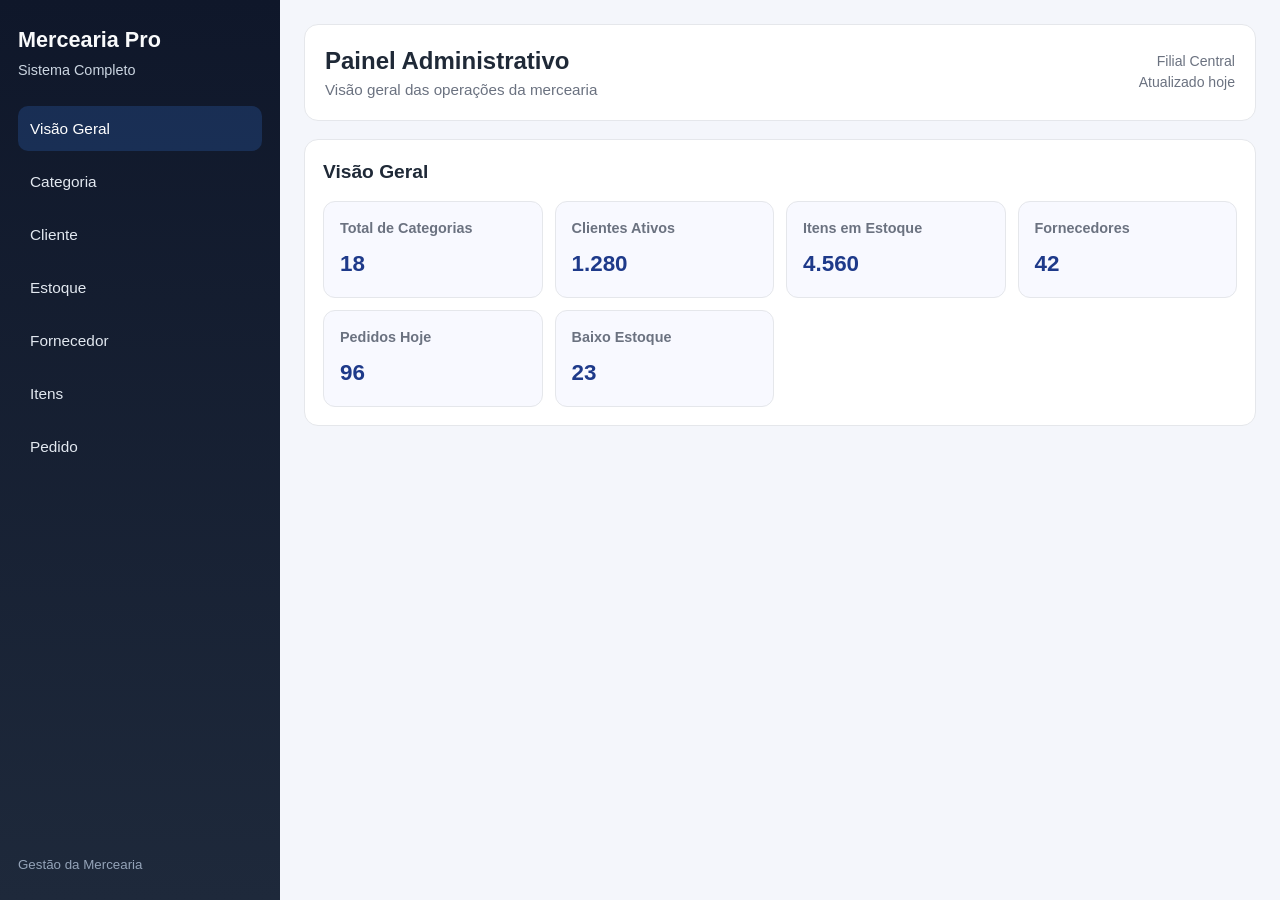
<file: index.html>
<!DOCTYPE html>
<html lang="pt-BR">
<head>
  <meta charset="UTF-8">
  <meta name="viewport" content="width=device-width, initial-scale=1.0">
  <title>Sistema de Mercearia - Visão Geral</title>
  <link rel="stylesheet" href="./assets/css/styles.css">
</head>
<body>
  <div class="app">
    <aside class="sidebar">
      <div class="brand">
        <h1>Mercearia Pro</h1>
        <p>Sistema Completo</p>
      </div>
      <nav class="menu">
        <a href="index.html" class="active">Visão Geral</a>
        <a href="categoria.html">Categoria</a>
        <a href="cliente.html">Cliente</a>
        <a href="estoque.html">Estoque</a>
        <a href="fornecedor.html">Fornecedor</a>
        <a href="itens.html">Itens</a>
        <a href="pedido.html">Pedido</a>
      </nav>
      <div class="sidebar-footer">
        <small>Gestão da Mercearia</small>
      </div>
    </aside>
    <main class="content">
      <header class="topbar">
        <div>
          <h2>Painel Administrativo</h2>
          <p>Visão geral das operações da mercearia</p>
        </div>
        <div class="topbar-status">
          <span>Filial Central</span>
          <span>Atualizado hoje</span>
        </div>
      </header>
      <section class="panel">
        <h3>Visão Geral</h3>
        <div class="stats-grid">
          <article class="stat-card">
            <h4>Total de Categorias</h4>
            <p>18</p>
          </article>
          <article class="stat-card">
            <h4>Clientes Ativos</h4>
            <p>1.280</p>
          </article>
          <article class="stat-card">
            <h4>Itens em Estoque</h4>
            <p>4.560</p>
          </article>
          <article class="stat-card">
            <h4>Fornecedores</h4>
            <p>42</p>
          </article>
          <article class="stat-card">
            <h4>Pedidos Hoje</h4>
            <p>96</p>
          </article>
          <article class="stat-card">
            <h4>Baixo Estoque</h4>
            <p>23</p>
          </article>
        </div>
      </section>
    </main>
  </div>
</body>
</html>
</file>
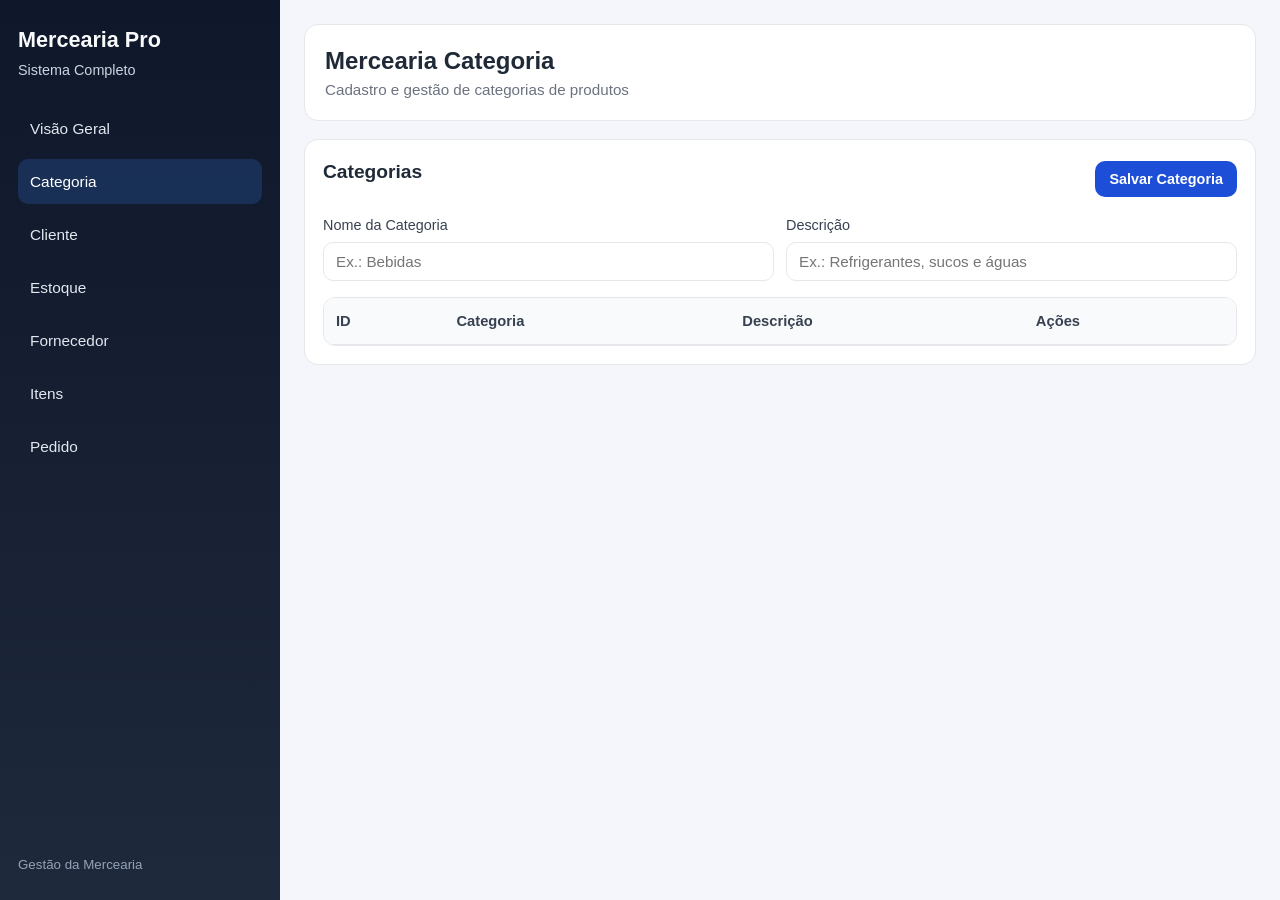
<file: categoria.html>
<!DOCTYPE html>
<html lang="pt-BR">

<head>
  <meta charset="UTF-8">
  <meta name="viewport" content="width=device-width, initial-scale=1.0">
  <title>Sistema de Mercearia - Categoria</title>
  <link rel="stylesheet" href="./assets/css/styles.css">
</head>

<body>
  <div class="app">
    <aside class="sidebar">
      <div class="brand">
        <h1>Mercearia Pro</h1>
        <p>Sistema Completo</p>
      </div>
      <nav class="menu">
        <a href="index.html">Visão Geral</a>
        <a href="categoria.html" class="active">Categoria</a>
        <a href="cliente.html">Cliente</a>
        <a href="estoque.html">Estoque</a>
        <a href="fornecedor.html">Fornecedor</a>
        <a href="itens.html">Itens</a>
        <a href="pedido.html">Pedido</a>
      </nav>
      <div class="sidebar-footer">
        <small>Gestão da Mercearia</small>
      </div>
    </aside>
    <main class="content">
      <header class="topbar">
        <div>
          <h2>Mercearia Categoria</h2>
          <p>Cadastro e gestão de categorias de produtos</p>
        </div>
      </header>
      <section class="panel">
        <div class="section-head">
          <h3>Categorias</h3>
          <button class="btn" id="btn-salvar">Salvar Categoria</button>
        </div>
        <form class="form-grid two-columns" id="form-categoria">
          <label class="form-control">
            Nome da Categoria
            <input type="text" id="input-nome" placeholder="Ex.: Bebidas">
          </label>
          <label class="form-control">
            Descrição
            <input type="text" id="input-descricao" placeholder="Ex.: Refrigerantes, sucos e águas">
          </label>
        </form>
        <div class="table-wrapper">
          <table>
            <thead>
              <tr>
                <th>ID</th>
                <th>Categoria</th>
                <th>Descrição</th>
                <th>Ações</th>
              </tr>
            </thead>
            <tbody id="tbody-categorias">
            </tbody>
          </table>
        </div>
      </section>
    </main>
  </div>
  <script src="./assets/js/categoria.js"></script>
</body>

</html>
</file>
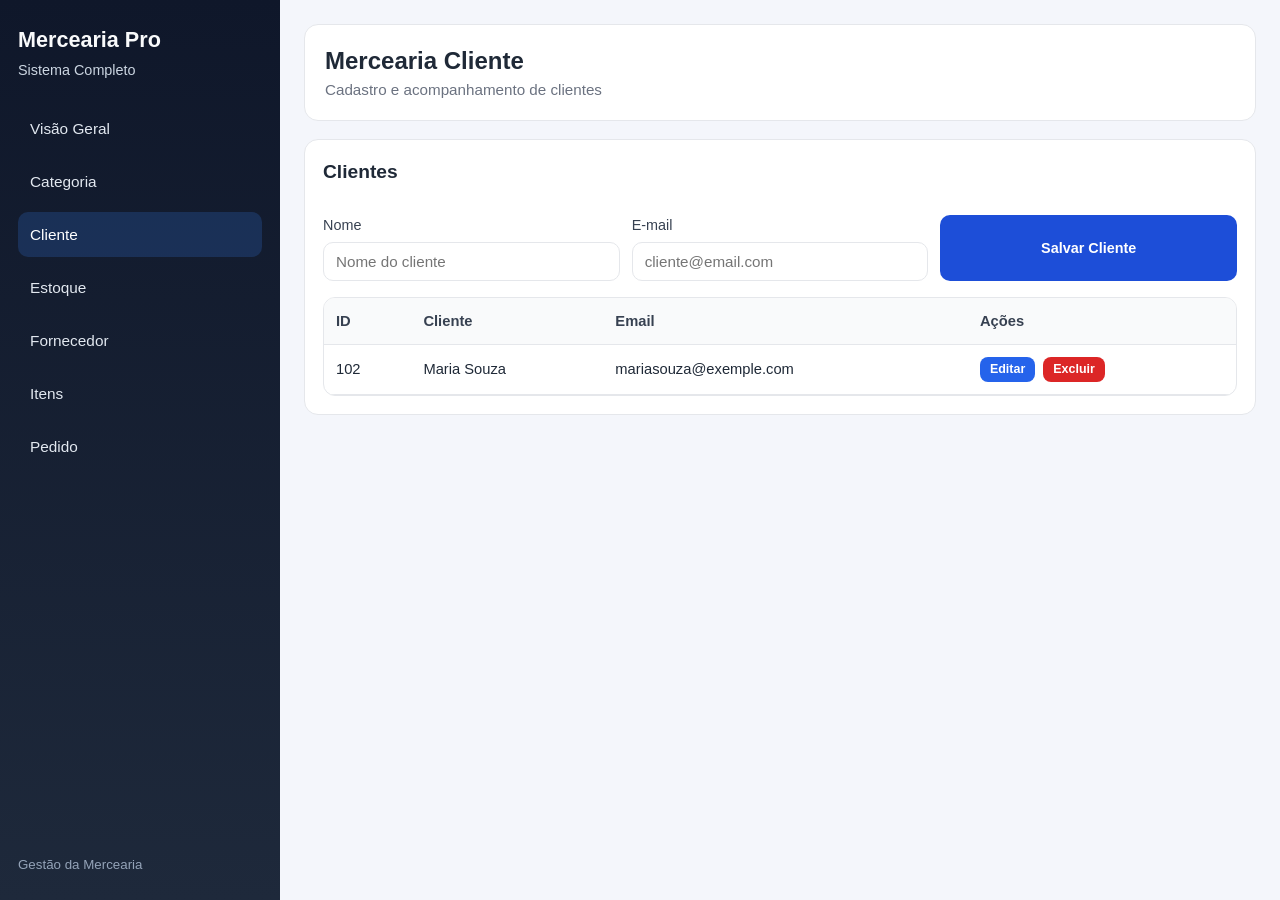
<file: cliente.html>
<!DOCTYPE html>
<html lang="pt-BR">

<head>
  <meta charset="UTF-8">
  <meta name="viewport" content="width=device-width, initial-scale=1.0">
  <title>Sistema de Mercearia - Cliente</title>
  <link rel="stylesheet" href="./assets/css/styles.css">
</head>

<body>
  <div class="app">
    <aside class="sidebar">
      <div class="brand">
        <h1>Mercearia Pro</h1>
        <p>Sistema Completo</p>
      </div>

      <nav class="menu">
        <a href="index.html">Visão Geral</a>
        <a href="categoria.html">Categoria</a>
        <a href="cliente.html" class="active">Cliente</a>
        <a href="estoque.html">Estoque</a>
        <a href="fornecedor.html">Fornecedor</a>
        <a href="itens.html">Itens</a>
        <a href="pedido.html">Pedido</a>
      </nav>

      <div class="sidebar-footer">
        <small>Gestão da Mercearia</small>
      </div>
    </aside>

    <main class="content">
      <header class="topbar">
        <div>
          <h2>Mercearia Cliente</h2>
          <p>Cadastro e acompanhamento de clientes</p>
        </div>
      </header>

      <section class="panel">
        <div class="section-head">
          <h3>Clientes</h3>
        </div>
        <form class="form-grid three-columns" id="form-cliente">
          
          <label class="form-control">
            Nome
            <input type="text" placeholder="Nome do cliente" id="nome-do-cliente">
          </label>
          
          <label class="form-control">
            E-mail
            <input type="email" placeholder="cliente@email.com" id="email-do-cliente">
          </label>
          
          <button type="submit" class="btn">Salvar Cliente</button>

        </form>

        <div class="table-wrapper">
          <table>
            <thead>
              <tr>
                <th>ID</th>
                <th>Cliente</th>
                <th>Email</th>
                <th>Ações</th>
              </tr>
            </thead>

            <tbody id="tbody-clientes">
              <tr>
                <td>102</td>
                <td>Maria Souza</td>
                <td>mariasouza@exemple.com</td>
                <td>
                  <div class="table-actions">
                    <button class="btn-action edit">Editar</button>
                    <button class="btn-action delete">Excluir</button>
                  </div>
                </td>
              </tr>
            </tbody>

          </table>
        </div>

      </section>
    </main>
  </div>


  <script src="./assets/js/cliente.js"></script>
  <script src="./assets/js/form-cliente.js"></script>

</body>

</html>
</file>
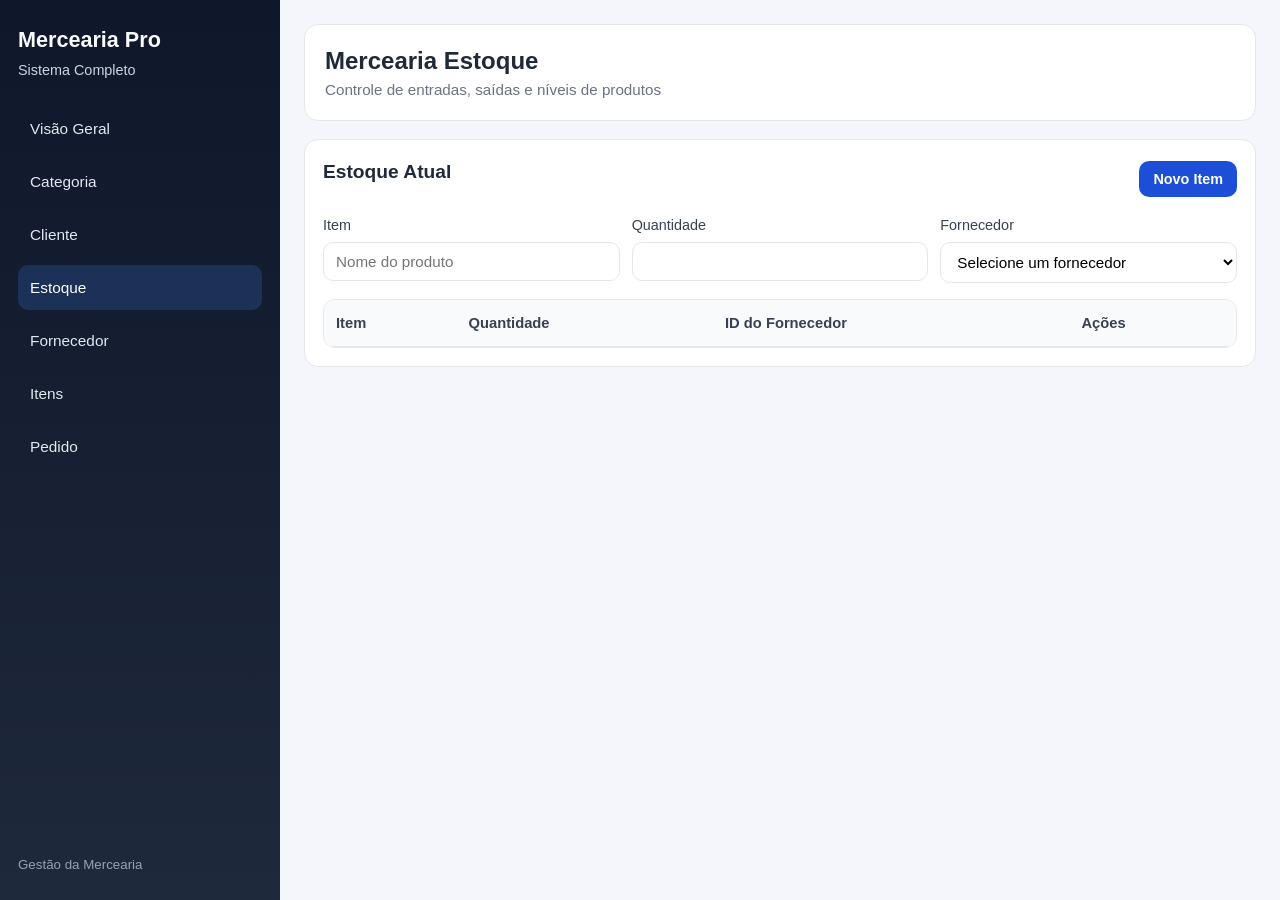
<file: estoque.html>
<!DOCTYPE html>
<html lang="pt-BR">
<head>
  <meta charset="UTF-8" />
  <meta name="viewport" content="width=device-width, initial-scale=1" />
  <title>Sistema de Mercearia - Estoque</title>
  <link rel="stylesheet" href="./assets/css/styles.css" />
</head>
<body>
  <div class="app">
    <aside class="sidebar">
      <div class="brand">
        <h1>Mercearia Pro</h1>
        <p>Sistema Completo</p>
      </div>
      <nav class="menu">
        <a href="index.html">Visão Geral</a>
        <a href="categoria.html">Categoria</a>
        <a href="cliente.html">Cliente</a>
        <a href="estoque.html" class="active">Estoque</a>
        <a href="fornecedor.html">Fornecedor</a>
        <a href="itens.html">Itens</a>
        <a href="pedido.html">Pedido</a>
      </nav>
      <div class="sidebar-footer">
        <small>Gestão da Mercearia</small>
      </div>
    </aside>
    <main class="content">
      <header class="topbar">
        <div>
          <h2>Mercearia Estoque</h2>
          <p>Controle de entradas, saídas e níveis de produtos</p>
        </div>
      </header>
      <section class="panel">
        <div class="section-head">
          <h3>Estoque Atual</h3>
          <button class="btn" id="btn-estoque" type="button">Novo Item</button>
        </div>
        <form class="form-grid three-columns" id="form-estoque">
          <label class="form-control">
            Item
            <input type="text" id="nome-item" placeholder="Nome do produto" />
          </label>
          <label class="form-control">
            Quantidade
            <input type="number" id="quantidade-item" min="1" />
          </label>
          <label class="form-control">
            Fornecedor
            <select id="fornecedor-id" required>
              <option value="">Selecione um fornecedor</option>
            </select>
          </label>
        </form>
        <div class="table-wrapper">
          <table>
            <thead>
              <tr>
                <th>Item</th>
                <th>Quantidade</th>
                <th>ID do Fornecedor</th>
                <th>Ações</th>
              </tr>
            </thead>
            <tbody id="tbody-estoque"></tbody>
          </table>
        </div>
      </section>
    </main>
  </div>
  <script src="./assets/js/estoque.js"></script>
  <script src="./assets/js/form-estoque.js"></script>
</body>
</html>
</file>
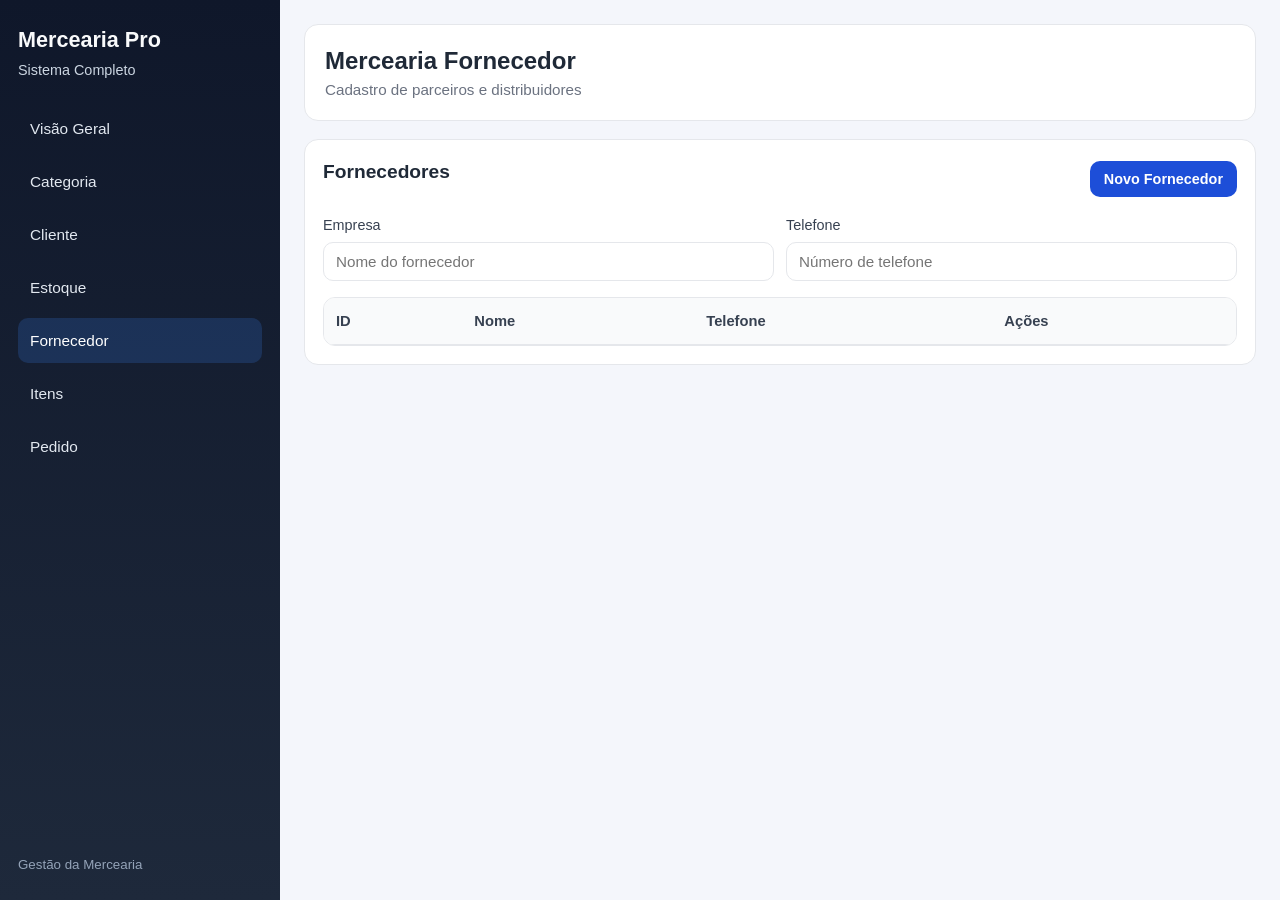
<file: fornecedor.html>
<!DOCTYPE html>
<html lang="pt-BR">
<head>
  <meta charset="UTF-8">
  <meta name="viewport" content="width=device-width, initial-scale=1.0">
  <title>Sistema de Mercearia - Fornecedor</title>
  <link rel="stylesheet" href="./assets/css/styles.css">
</head>
<body>
  <div class="app">
    <aside class="sidebar">
      <div class="brand">
        <h1>Mercearia Pro</h1>
        <p>Sistema Completo</p>
      </div>
      <nav class="menu">
        <a href="index.html">Visão Geral</a>
        <a href="categoria.html">Categoria</a>
        <a href="cliente.html">Cliente</a>
        <a href="estoque.html">Estoque</a>
        <a href="fornecedor.html" class="active">Fornecedor</a>
        <a href="itens.html">Itens</a>
        <a href="pedido.html">Pedido</a>
      </nav>
      <div class="sidebar-footer">
        <small>Gestão da Mercearia</small>
      </div>
    </aside>
    <main class="content">
      <header class="topbar">
        <div>
          <h2>Mercearia Fornecedor</h2>
          <p>Cadastro de parceiros e distribuidores</p>
        </div>
      </header>
      <section class="panel">
        <div class="section-head">
          <h3>Fornecedores</h3>
          <button class="btn">Novo Fornecedor</button>
        </div>
        <form class="form-grid three-columns" id="form-fornecedor">       
          <label class="form-control">
            Empresa
            <input 
              type="text" 
              placeholder="Nome do fornecedor" 
              id="nome-do-fornecedor"
            >
          </label>
          <label class="form-control">
            Telefone
            <input 
              type="text" 
              placeholder="Número de telefone" 
              id="telefone-do-fornecedor"
            >
          </label>
        </form>
        <div class="table-wrapper">
          <table>
            <thead>
              <tr>
                <th>ID</th>
                <th>Nome</th>
                <th>Telefone</th>
                <th>Ações</th>
              </tr>
            </thead>
            <tbody id="tbody-fornecedores">
            </tbody>
          </table>
        </div>
      </section>
    </main>
  </div>
  <script src="./assets/js/fornecedor.js"></script>
  <script src="./assets/js/form-fornecedor.js"></script>
</body>
</html>
</file>
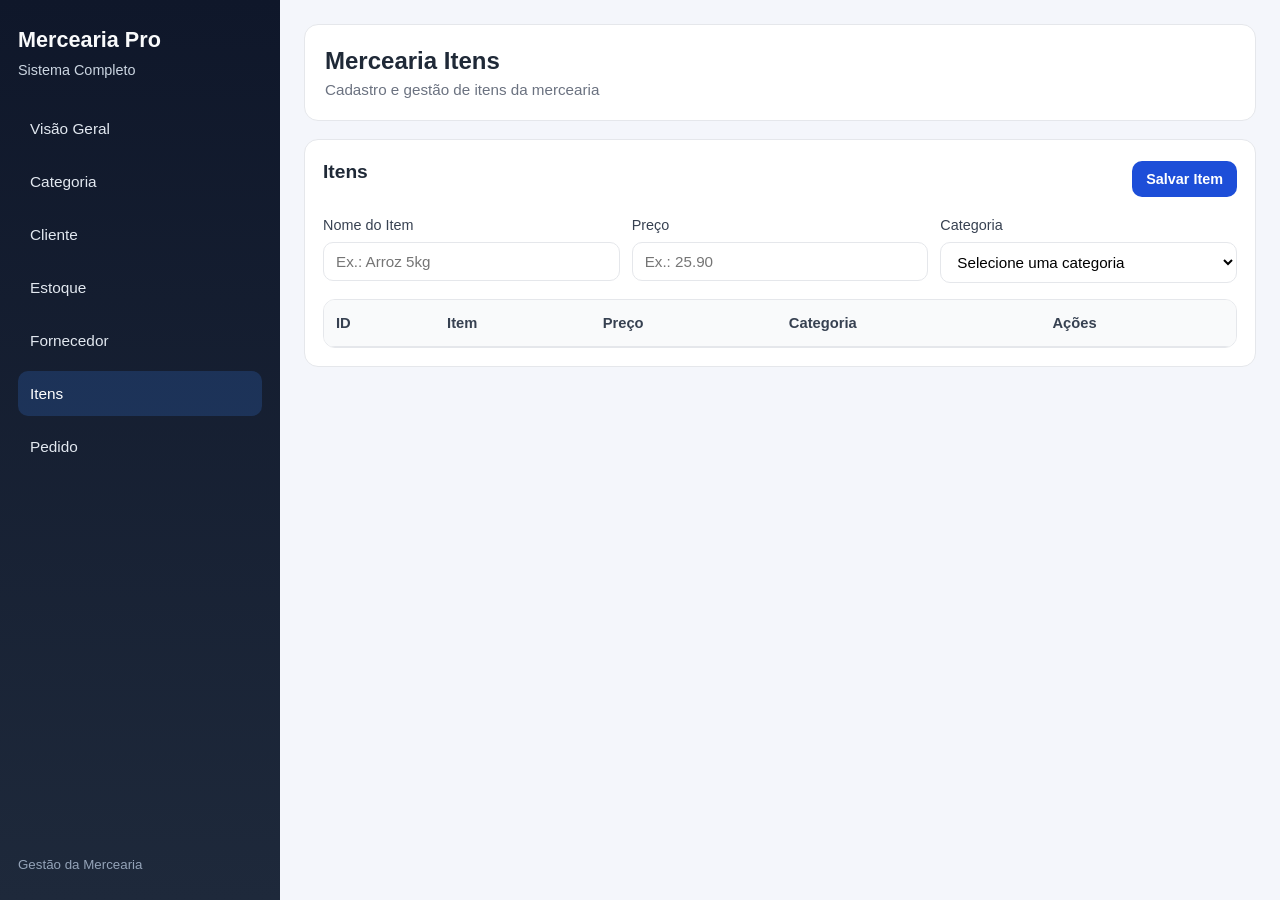
<file: itens.html>
<!DOCTYPE html>
<html lang="pt-BR">
<head>
  <meta charset="UTF-8">
  <meta name="viewport" content="width=device-width, initial-scale=1.0">
  <title>Sistema de Mercearia - Itens</title>
  <link rel="stylesheet" href="./assets/css/styles.css">
</head>
<body>
  <div class="app">
    <aside class="sidebar">
      <div class="brand">
        <h1>Mercearia Pro</h1>
        <p>Sistema Completo</p>
      </div>
      <nav class="menu">
        <a href="index.html">Visão Geral</a>
        <a href="categoria.html">Categoria</a>
        <a href="cliente.html">Cliente</a>
        <a href="estoque.html">Estoque</a>
        <a href="fornecedor.html">Fornecedor</a>
        <a href="itens.html" class="active">Itens</a>
        <a href="pedido.html">Pedido</a>
      </nav>
      <div class="sidebar-footer">
        <small>Gestão da Mercearia</small>
      </div>
    </aside>
    <main class="content">
      <header class="topbar">
        <div>
          <h2>Mercearia Itens</h2>
          <p>Cadastro e gestão de itens da mercearia</p>
        </div>
      </header>
      <section class="panel">
        <div class="section-head">
          <h3>Itens</h3>
          <button class="btn" id="btn-salvar">Salvar Item</button>
        </div>
        <form class="form-grid three-columns" id="form-item">
          <label class="form-control">
            Nome do Item
            <input type="text" id="input-nome" placeholder="Ex.: Arroz 5kg">
          </label>
          <label class="form-control">
            Preço
            <input type="number" step="0.01" id="input-preco" placeholder="Ex.: 25.90">
          </label>
          <label class="form-control">
            Categoria
            <select id="select-categoria">
              <option value="">Selecione uma categoria</option>
            </select>
          </label>
        </form>
        <div class="table-wrapper">
          <table>
            <thead>
              <tr>
                <th>ID</th>
                <th>Item</th>
                <th>Preço</th>
                <th>Categoria</th>
                <th>Ações</th>
              </tr>
            </thead>
            <tbody id="tbody-itens"></tbody>
          </table>
        </div>
      </section>
    </main>
  </div>
  <script src="./assets/js/itens.js"></script>
</body>
</html>
</file>
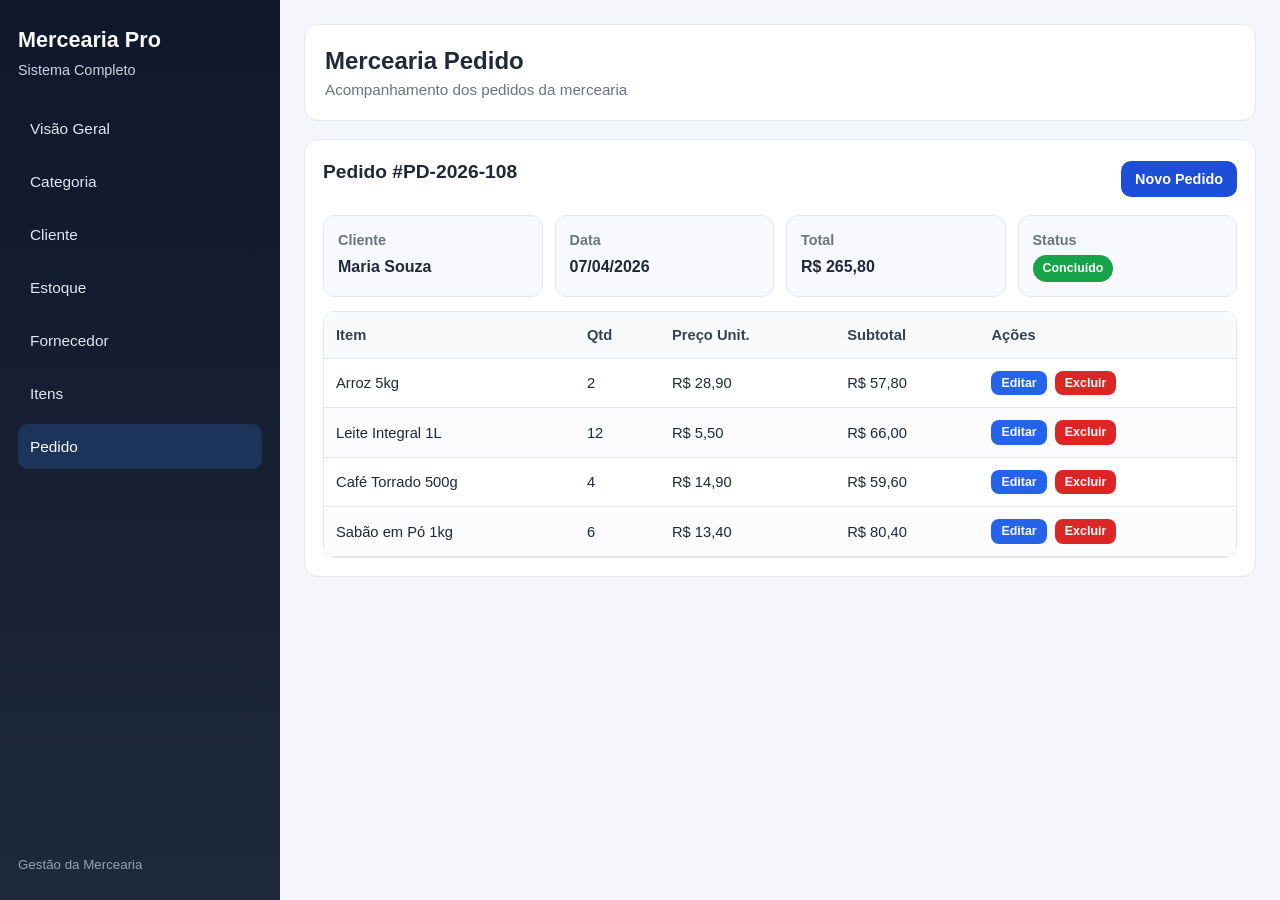
<file: pedido.html>
<!DOCTYPE html>
<html lang="pt-BR">
<head>
  <meta charset="UTF-8">
  <meta name="viewport" content="width=device-width, initial-scale=1.0">
  <title>Sistema de Mercearia - Pedido</title>
  <link rel="stylesheet" href="./assets/css/styles.css">
</head>
<body>
  <div class="app">
    <aside class="sidebar">
      <div class="brand">
        <h1>Mercearia Pro</h1>
        <p>Sistema Completo</p>
      </div>
      <nav class="menu">
        <a href="index.html">Visão Geral</a>
        <a href="categoria.html">Categoria</a>
        <a href="cliente.html">Cliente</a>
        <a href="estoque.html">Estoque</a>
        <a href="fornecedor.html">Fornecedor</a>
        <a href="itens.html">Itens</a>
        <a href="pedido.html" class="active">Pedido</a>
      </nav>
      <div class="sidebar-footer">
        <small>Gestão da Mercearia</small>
      </div>
    </aside>
    <main class="content">
      <header class="topbar">
        <div>
          <h2>Mercearia Pedido</h2>
          <p>Acompanhamento dos pedidos da mercearia</p>
        </div>
      </header>
      <section class="panel">
        <div class="section-head">
          <h3>Pedido #PD-2026-108</h3>
          <button class="btn">Novo Pedido</button>
        </div>
        <div class="order-summary">
          <article>
            <h4>Cliente</h4>
            <p>Maria Souza</p>
          </article>
          <article>
            <h4>Data</h4>
            <p>07/04/2026</p>
          </article>
          <article>
            <h4>Total</h4>
            <p>R$ 265,80</p>
          </article>
          <article>
            <h4>Status</h4>
            <p><span class="badge success">Concluído</span></p>
          </article>
        </div>
        <div class="table-wrapper">
          <table>
            <thead>
              <tr>
                <th>Item</th>
                <th>Qtd</th>
                <th>Preço Unit.</th>
                <th>Subtotal</th>
                <th>Ações</th>
              </tr>
            </thead>
            <tbody>
              <tr>
                <td>Arroz 5kg</td>
                <td>2</td>
                <td>R$ 28,90</td>
                <td>R$ 57,80</td>
                <td>
                  <div class="table-actions">
                    <button class="btn-action edit">Editar</button>
                    <button class="btn-action delete">Excluir</button>
                  </div>
                </td>
              </tr>
              <tr>
                <td>Leite Integral 1L</td>
                <td>12</td>
                <td>R$ 5,50</td>
                <td>R$ 66,00</td>
                <td>
                  <div class="table-actions">
                    <button class="btn-action edit">Editar</button>
                    <button class="btn-action delete">Excluir</button>
                  </div>
                </td>
              </tr>
              <tr>
                <td>Café Torrado 500g</td>
                <td>4</td>
                <td>R$ 14,90</td>
                <td>R$ 59,60</td>
                <td>
                  <div class="table-actions">
                    <button class="btn-action edit">Editar</button>
                    <button class="btn-action delete">Excluir</button>
                  </div>
                </td>
              </tr>
              <tr>
                <td>Sabão em Pó 1kg</td>
                <td>6</td>
                <td>R$ 13,40</td>
                <td>R$ 80,40</td>
                <td>
                  <div class="table-actions">
                    <button class="btn-action edit">Editar</button>
                    <button class="btn-action delete">Excluir</button>
                  </div>
                </td>
              </tr>
            </tbody>
          </table>
        </div>
      </section>
    </main>
  </div>
</body>
</html>
</file>
<file: assets/css/styles.css>
:root {
  --bg: #f4f6fb;
  --surface: #ffffff;
  --surface-alt: #f8f9ff;
  --primary: #1d4ed8;
  --primary-dark: #1e3a8a;
  --text: #1f2937;
  --muted: #6b7280;
  --border: #e5e7eb;
  --success: #16a34a;
  --danger: #dc2626;
  --warning: #d97706;
  --neutral: #4b5563;
}

* {
  margin: 0;
  padding: 0;
  box-sizing: border-box;
}

html {
  scroll-behavior: smooth;
}

body {
  background: var(--bg);
  color: var(--text);
  font-family: "Inter", "Segoe UI", Tahoma, Geneva, Verdana, sans-serif;
  line-height: 1.5;
}

.app {
  display: grid;
  grid-template-columns: 280px 1fr;
  min-height: 100vh;
}

.sidebar {
  background: linear-gradient(180deg, #0f172a, #1e293b);
  color: #f9fafb;
  padding: 24px 18px;
  position: sticky;
  top: 0;
  height: 100vh;
  display: flex;
  flex-direction: column;
  gap: 24px;
}

.brand h1 {
  font-size: 1.35rem;
  margin-bottom: 4px;
}

.brand p {
  font-size: 0.9rem;
  color: #cbd5e1;
}

.menu {
  display: flex;
  flex-direction: column;
  gap: 8px;
}

.menu a {
  text-decoration: none;
  color: #e2e8f0;
  padding: 11px 12px;
  border-radius: 10px;
  transition: 0.2s ease;
  font-size: 0.96rem;
}

.menu a:hover,
.menu a.active {
  background: rgba(59, 130, 246, 0.2);
  color: #ffffff;
}

.sidebar-footer {
  margin-top: auto;
  color: #94a3b8;
}

.content {
  padding: 24px;
}

.topbar {
  background: var(--surface);
  border: 1px solid var(--border);
  border-radius: 14px;
  padding: 18px 20px;
  display: flex;
  justify-content: space-between;
  align-items: center;
  margin-bottom: 18px;
}

.topbar h2 {
  font-size: 1.5rem;
}

.topbar p {
  color: var(--muted);
  font-size: 0.95rem;
}

.topbar-status {
  display: flex;
  flex-direction: column;
  text-align: right;
  color: var(--muted);
  font-size: 0.88rem;
}

.panel {
  background: var(--surface);
  border: 1px solid var(--border);
  border-radius: 14px;
  padding: 18px;
  margin-bottom: 18px;
}

.panel h3 {
  margin-bottom: 14px;
  font-size: 1.2rem;
}

.section-head {
  display: flex;
  justify-content: space-between;
  align-items: center;
  margin-bottom: 14px;
  gap: 12px;
}

.btn {
  border: none;
  background: var(--primary);
  color: #fff;
  padding: 10px 14px;
  border-radius: 10px;
  cursor: pointer;
  font-weight: 600;
  font-size: 0.9rem;
}

.btn:hover {
  background: var(--primary-dark);
}
.table-actions {
  display: flex;
  gap: 8px;
  flex-wrap: wrap;
}

.btn-action {
  border: none;
  border-radius: 8px;
  padding: 6px 10px;
  font-size: 0.78rem;
  font-weight: 600;
  color: #ffffff;
  cursor: pointer;
  line-height: 1;
}

.btn-action.edit {
  background: #2563eb;
}

.btn-action.edit:hover {
  background: #1d4ed8;
}

.btn-action.delete {
  background: #dc2626;
}

.btn-action.delete:hover {
  background: #b91c1c;
}

.stats-grid {
  display: grid;
  grid-template-columns: repeat(auto-fit, minmax(180px, 1fr));
  gap: 12px;
}

.stat-card {
  background: var(--surface-alt);
  border: 1px solid var(--border);
  border-radius: 12px;
  padding: 16px;
}

.stat-card h4 {
  font-size: 0.9rem;
  color: var(--muted);
  margin-bottom: 8px;
}

.stat-card p {
  font-size: 1.4rem;
  font-weight: 700;
  color: var(--primary-dark);
}

.form-grid {
  display: grid;
  grid-template-columns: repeat(auto-fit, minmax(210px, 1fr));
  gap: 12px;
  margin-bottom: 16px;
}

.form-grid.three-columns {
  grid-template-columns: repeat(auto-fit, minmax(200px, 1fr));
}

.form-control {
  display: flex;
  flex-direction: column;
  gap: 6px;
  font-size: 0.9rem;
  color: #374151;
}

input,
select,
textarea {
  border: 1px solid var(--border);
  border-radius: 10px;
  padding: 10px 12px;
  font-size: 0.95rem;
  outline: none;
  background: #fff;
}

input:focus,
select:focus,
textarea:focus {
  border-color: var(--primary);
  box-shadow: 0 0 0 3px rgba(29, 78, 216, 0.15);
}

.table-wrapper {
  width: 100%;
  overflow-x: auto;
  border: 1px solid var(--border);
  border-radius: 12px;
}

table {
  width: 100%;
  border-collapse: collapse;
  min-width: 640px;
}

th,
td {
  text-align: left;
  padding: 12px;
  border-bottom: 1px solid var(--border);
  font-size: 0.92rem;
}

th {
  background: #f9fafb;
  color: #374151;
  font-weight: 600;
}

th:last-child,
td:last-child {
  white-space: nowrap;
}

tbody tr:nth-child(even) {
  background: #fcfcff;
}

.badge {
  display: inline-block;
  padding: 4px 10px;
  border-radius: 999px;
  color: #fff;
  font-size: 0.78rem;
  font-weight: 600;
}

.badge.success {
  background: var(--success);
}

.badge.warning {
  background: var(--warning);
}

.badge.danger {
  background: var(--danger);
}

.badge.neutral {
  background: var(--neutral);
}

.order-summary {
  display: grid;
  grid-template-columns: repeat(auto-fit, minmax(180px, 1fr));
  gap: 12px;
  margin-bottom: 14px;
}

.order-summary article {
  background: var(--surface-alt);
  border: 1px solid var(--border);
  border-radius: 12px;
  padding: 14px;
}

.order-summary h4 {
  font-size: 0.9rem;
  color: var(--muted);
  margin-bottom: 4px;
}

.order-summary p {
  font-weight: 600;
}

@media (max-width: 1024px) {
  .app {
    grid-template-columns: 220px 1fr;
  }

  .sidebar {
    padding: 18px 14px;
  }
}

@media (max-width: 860px) {
  .app {
    grid-template-columns: 1fr;
  }

  .sidebar {
    position: static;
    height: auto;
    border-bottom: 1px solid rgba(255, 255, 255, 0.15);
  }

  .menu {
    flex-direction: row;
    flex-wrap: wrap;
  }

  .content {
    padding: 16px;
  }

  .topbar {
    flex-direction: column;
    align-items: flex-start;
    gap: 8px;
  }

  .topbar-status {
    text-align: left;
  }
}
</file>
